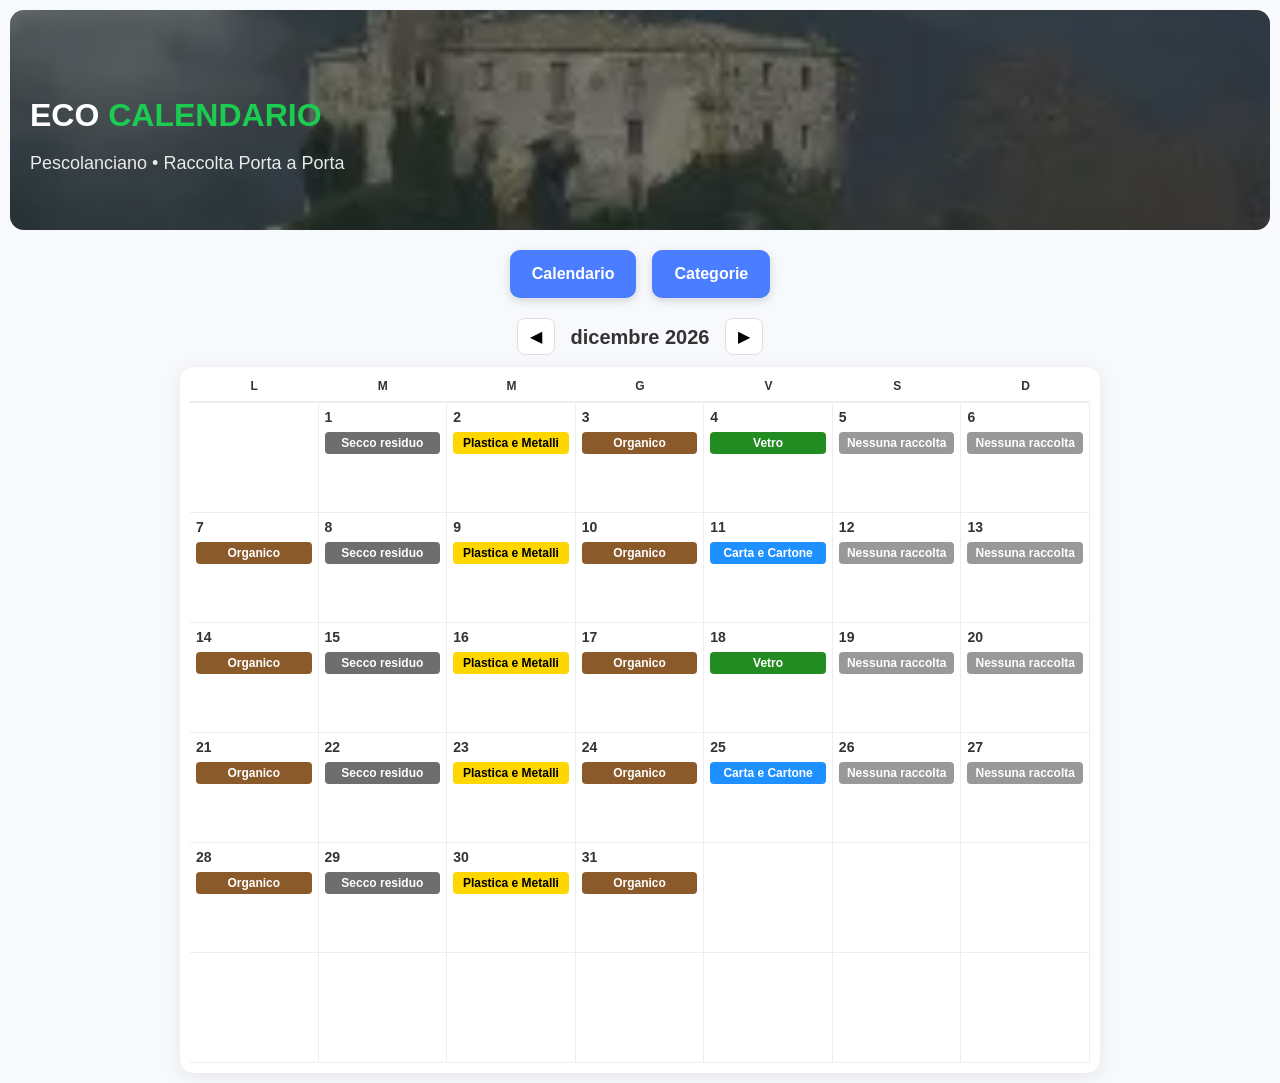
<file: index.html>
<!DOCTYPE html>
<html lang="it">
<head>
    <meta charset="UTF-8">
    <meta name="viewport" content="width=device-width, initial-scale=1.0">
    <title>Calendario Raccolta Rifiuti</title>
    <link rel="stylesheet" href="style.css">
</head>
<body>
    
    <div class="hero">
        <div class="hero-overlay"></div>
        <h1 class="hero-title">
            <span class="hero-eco">ECO</span>
            <span class="hero-calendar">CALENDARIO</span>
        </h1>
        <p class="hero-subtitle">Pescolanciano • Raccolta Porta a Porta</p>
    </div>

    <nav class="main-nav">
        <a href="index.html" class="nav-btn">Calendario</a>
        <a href="categorie.html" class="nav-btn">Categorie</a>
    </nav>

    <div class="header">
        <button id="prev">◀</button>
        <h1 id="month-year"></h1>
        <button id="next">▶</button>
    </div>

    <div class="calendar">
        <div class="weekdays">
            <div>L</div>
            <div>M</div>
            <div>M</div>
            <div>G</div>
            <div>V</div>
            <div>S</div>
            <div>D</div>
        </div>
        <div id="days" class="days"></div>
    </div>

    <script src="script.js"></script>
</body>
</html>
</file>
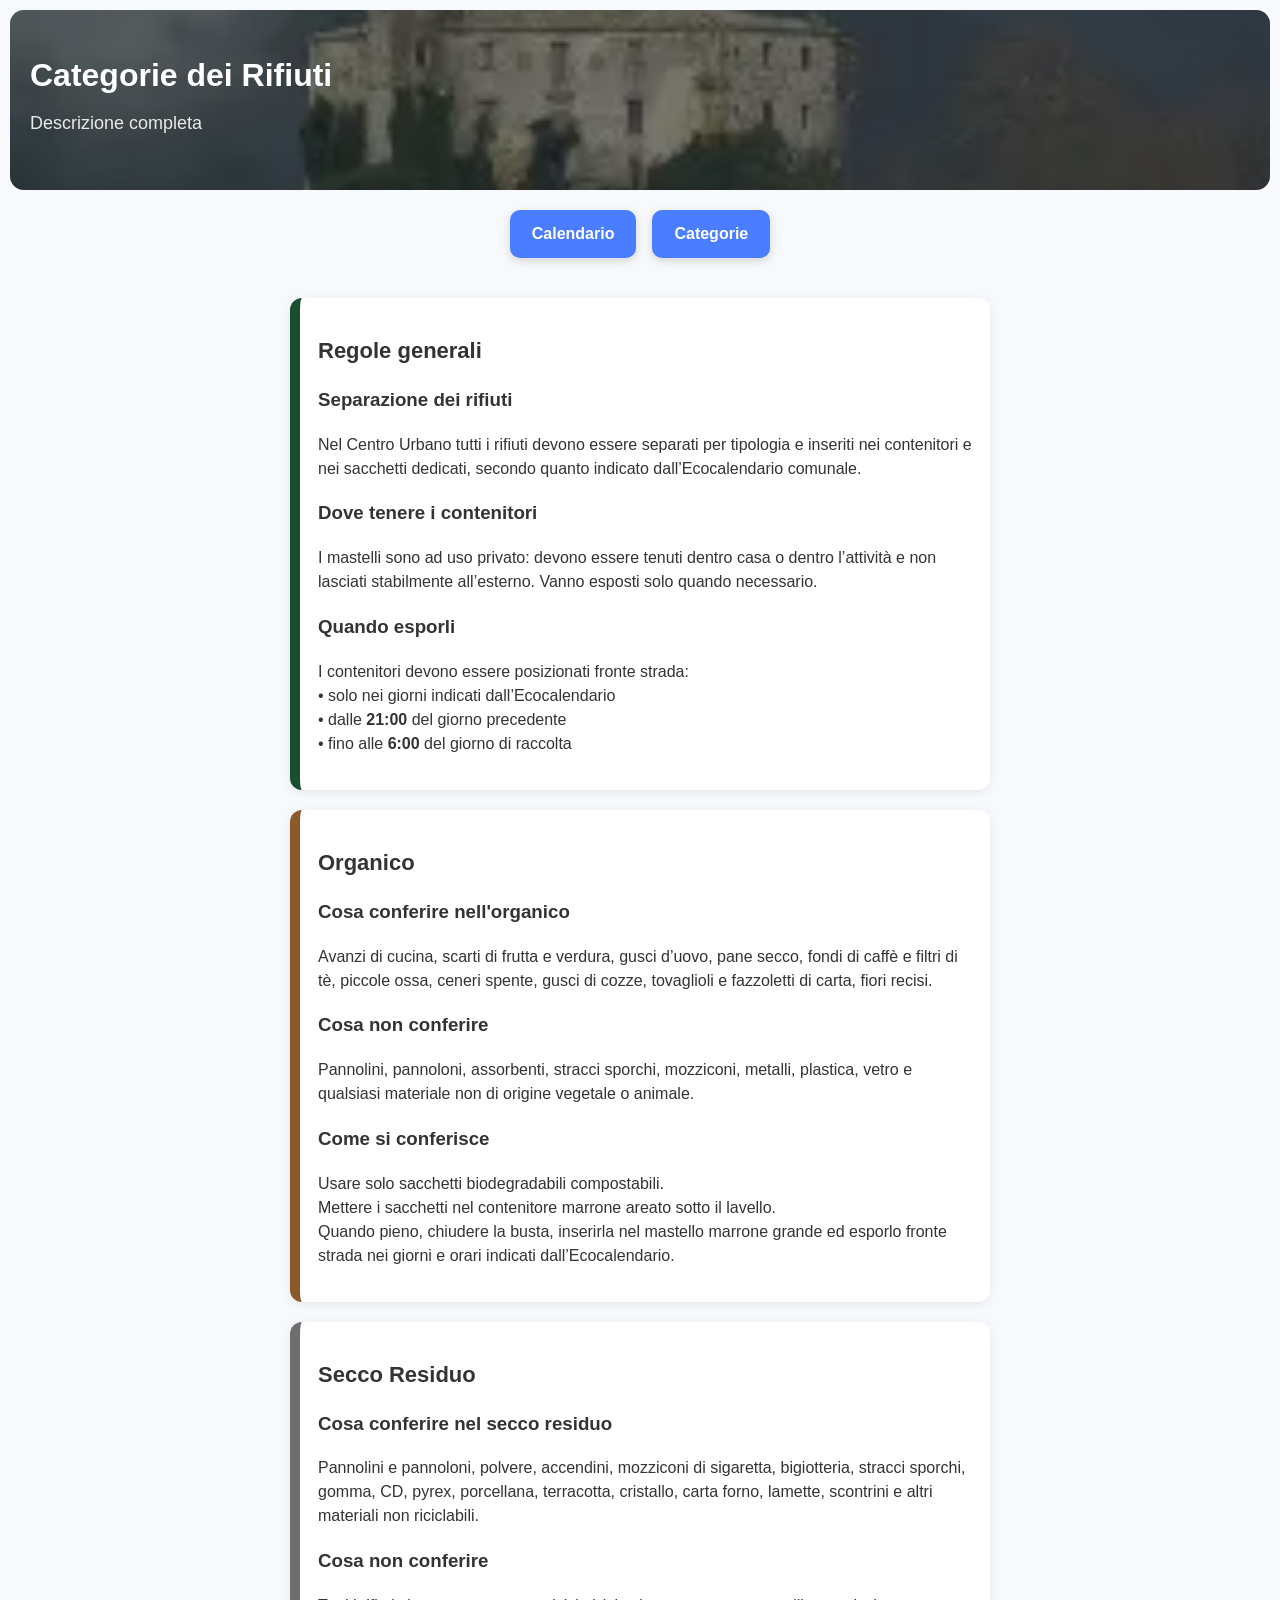
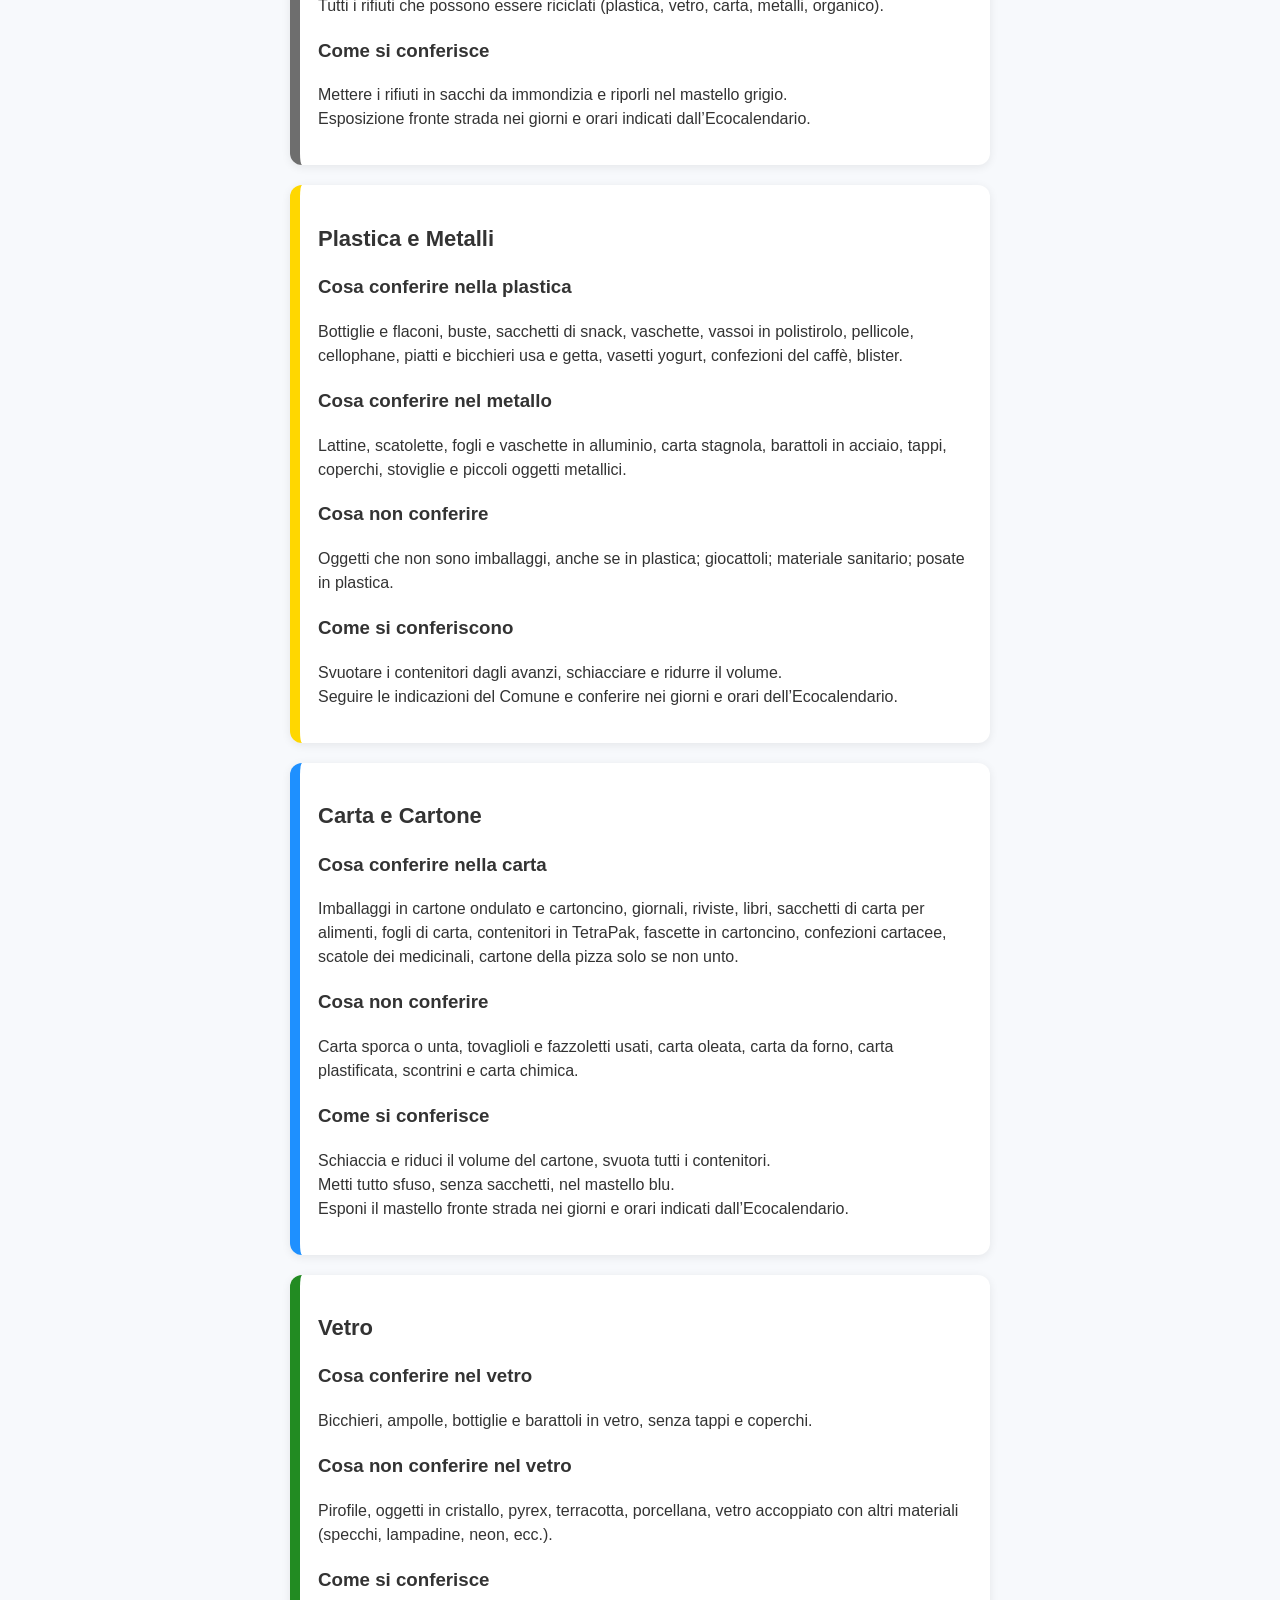
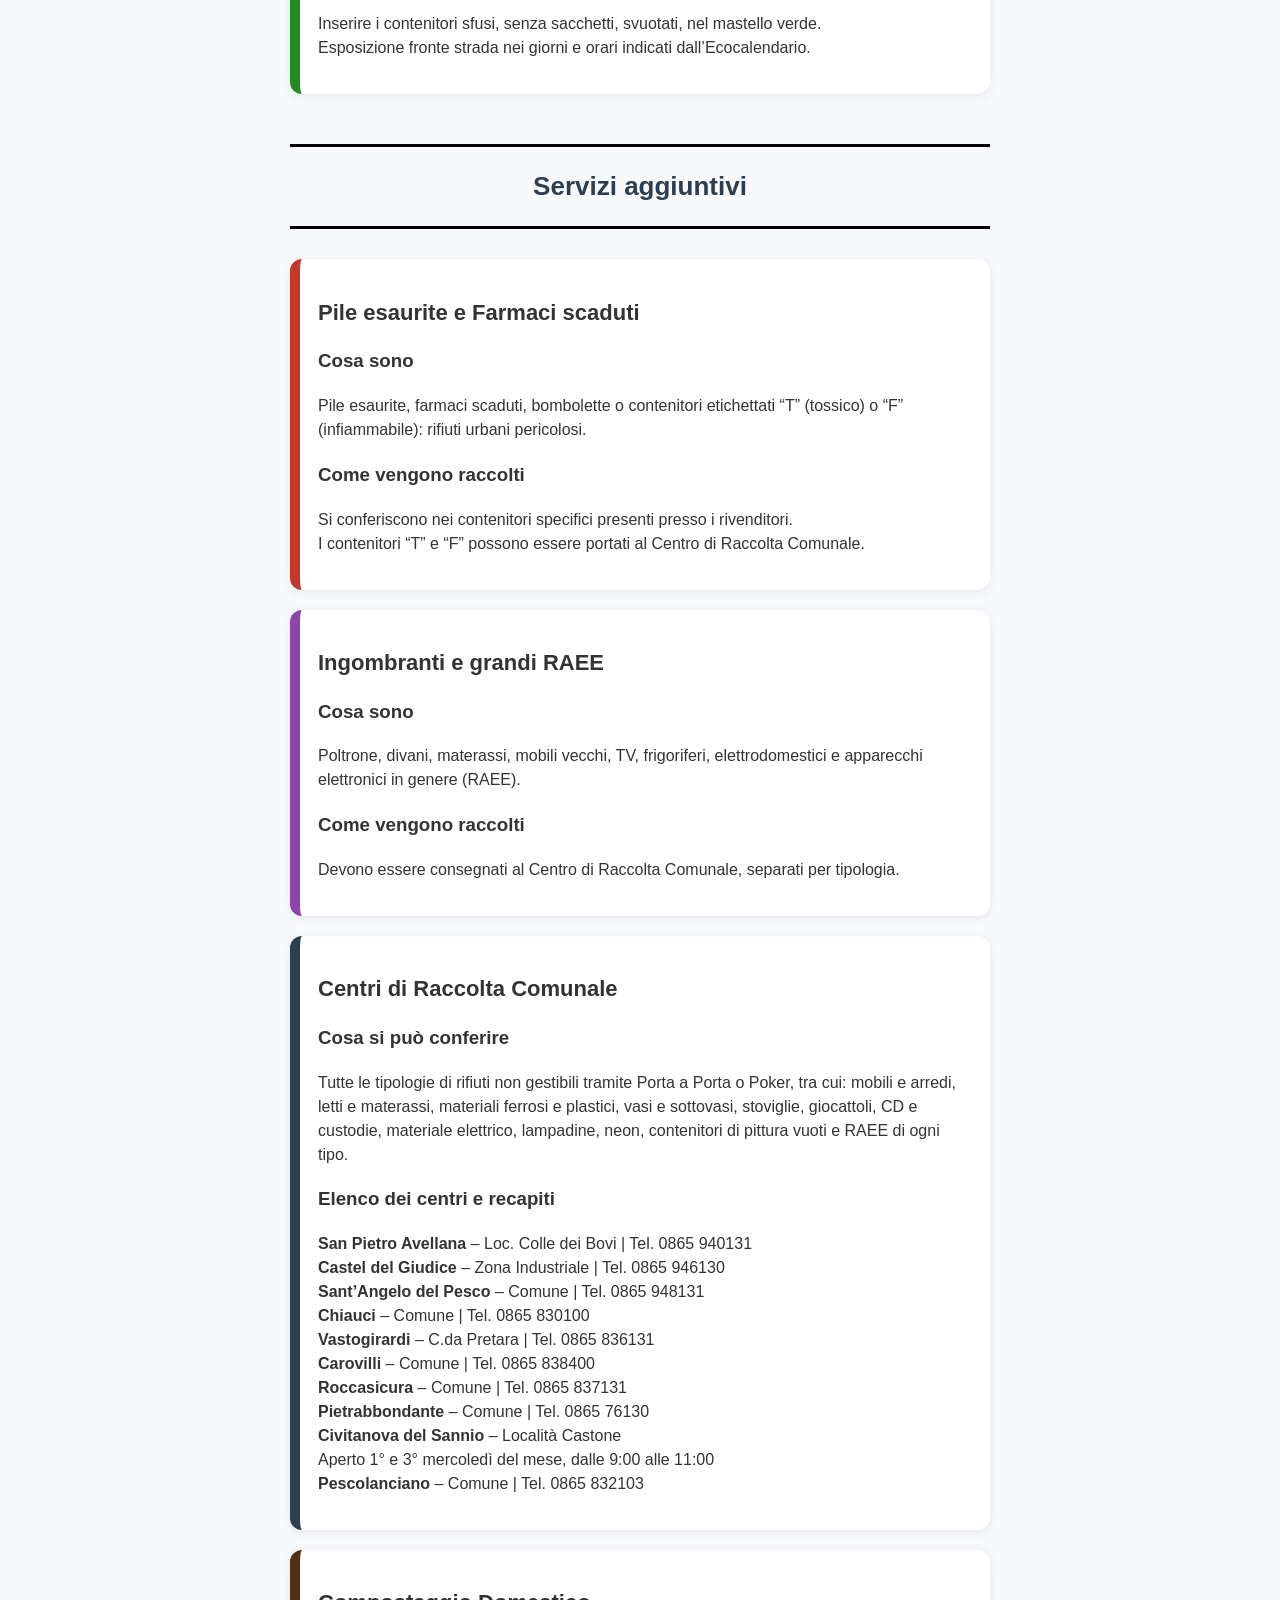
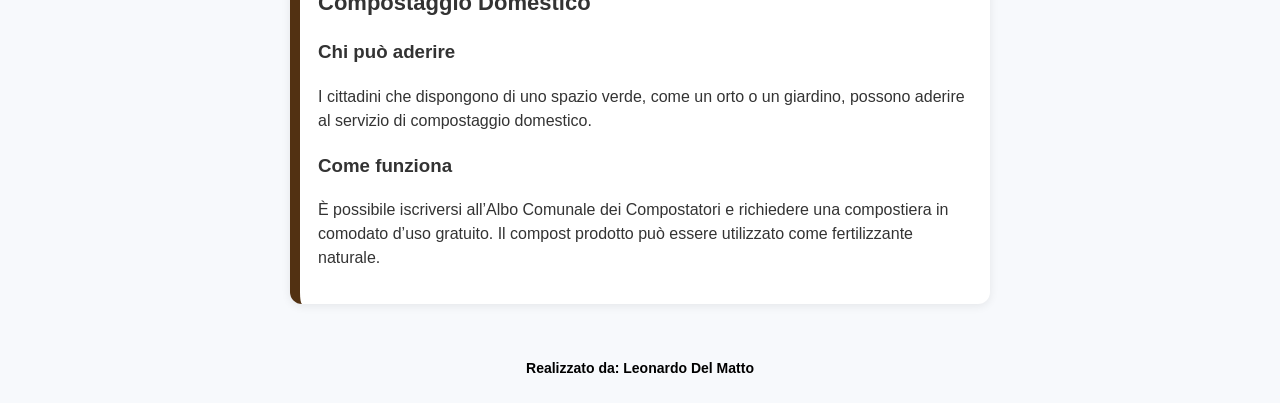
<file: categorie.html>
<!DOCTYPE html>
<html lang="it">
<head>
    <meta charset="UTF-8">
    <meta name="viewport" content="width=device-width, initial-scale=1.0">
    <title>Categorie Rifiuti</title>
    <link rel="stylesheet" href="style.css">
</head>
<body>

    <div class="hero small-hero">
        <div class="hero-overlay"></div>
            <h1 class="hero-title">Categorie dei Rifiuti</h1>
            <p class="hero-subtitle">Descrizione completa</p>
    </div>

    <nav class="main-nav">
        <a href="index.html" class="nav-btn">Calendario</a>
        <a href="categorie.html" class="nav-btn">Categorie</a>
    </nav>

    <div class="categories">

        <section id="regole" class="cat-box regole-bg">
            <h2>Regole generali</h2>

            <h3>Separazione dei rifiuti</h3>
            <p>
                Nel Centro Urbano tutti i rifiuti devono essere separati per tipologia e inseriti nei contenitori e
                nei sacchetti dedicati, secondo quanto indicato dall’Ecocalendario comunale.
            </p>

            <h3>Dove tenere i contenitori</h3>
            <p>
                I mastelli sono ad uso privato: devono essere tenuti dentro casa o dentro l’attività e non lasciati
                stabilmente all’esterno. Vanno esposti solo quando necessario.
            </p>

            <h3>Quando esporli</h3>
            <p>
                I contenitori devono essere posizionati fronte strada:
                <br>• solo nei giorni indicati dall’Ecocalendario
                <br>• dalle <strong>21:00</strong> del giorno precedente
                <br>• fino alle <strong>6:00</strong> del giorno di raccolta
            </p>
        </section>

        <section id="organico" class="cat-box organico-bg">
            <h2>Organico</h2>

            <h3>Cosa conferire nell'organico</h3>
            <p>
                Avanzi di cucina, scarti di frutta e verdura, gusci d’uovo, pane secco, fondi di caffè e filtri di tè,
                piccole ossa, ceneri spente, gusci di cozze, tovaglioli e fazzoletti di carta, fiori recisi.
            </p>

            <h3>Cosa non conferire</h3>
            <p>
                Pannolini, pannoloni, assorbenti, stracci sporchi, mozziconi, metalli, plastica, vetro e qualsiasi
                materiale non di origine vegetale o animale.
            </p>

            <h3>Come si conferisce</h3>
            <p>
                Usare solo sacchetti biodegradabili compostabili.<br>
                Mettere i sacchetti nel contenitore marrone areato sotto il lavello.<br>
                Quando pieno, chiudere la busta, inserirla nel mastello marrone grande ed esporlo fronte strada
                nei giorni e orari indicati dall’Ecocalendario.
            </p>

        </section>

        <section id="secco" class="cat-box secco-bg">
            <h2>Secco Residuo</h2>

            <h3>Cosa conferire nel secco residuo</h3>
            <p>
                Pannolini e pannoloni, polvere, accendini, mozziconi di sigaretta, bigiotteria, stracci sporchi,
                gomma, CD, pyrex, porcellana, terracotta, cristallo, carta forno, lamette, scontrini e altri
                materiali non riciclabili.
            </p>

            <h3>Cosa non conferire</h3>
            <p>
                Tutti i rifiuti che possono essere riciclati (plastica, vetro, carta, metalli, organico).
            </p>

            <h3>Come si conferisce</h3>
            <p>
                Mettere i rifiuti in sacchi da immondizia e riporli nel mastello grigio.<br>
                Esposizione fronte strada nei giorni e orari indicati dall’Ecocalendario.
            </p>
        </section>

        <section id="plastica" class="cat-box plastica-bg">
            <h2>Plastica e Metalli</h2>

            <h3>Cosa conferire nella plastica</h3>
            <p>
                Bottiglie e flaconi, buste, sacchetti di snack, vaschette, vassoi in polistirolo, pellicole,
                cellophane, piatti e bicchieri usa e getta, vasetti yogurt, confezioni del caffè, blister.
            </p>

            <h3>Cosa conferire nel metallo</h3>
            <p>
                Lattine, scatolette, fogli e vaschette in alluminio, carta stagnola, barattoli in acciaio,
                tappi, coperchi, stoviglie e piccoli oggetti metallici.
            </p>

            <h3>Cosa non conferire</h3>
            <p>
                Oggetti che non sono imballaggi, anche se in plastica; giocattoli; materiale sanitario;
                posate in plastica.
            </p>

            <h3>Come si conferiscono</h3>
            <p>
                Svuotare i contenitori dagli avanzi, schiacciare e ridurre il volume.<br>
                Seguire le indicazioni del Comune e conferire nei giorni e orari dell’Ecocalendario.
            </p>
        </section>

        <section id="carta" class="cat-box carta-bg">
            <h2>Carta e Cartone</h2>

            <h3>Cosa conferire nella carta</h3>
            <p>
                Imballaggi in cartone ondulato e cartoncino, giornali, riviste, libri, sacchetti di carta per alimenti,
                fogli di carta, contenitori in TetraPak, fascette in cartoncino, confezioni cartacee, scatole dei
                medicinali, cartone della pizza solo se non unto.
            </p>

            <h3>Cosa non conferire</h3>
            <p>
                Carta sporca o unta, tovaglioli e fazzoletti usati, carta oleata, carta da forno, carta plastificata,
                scontrini e carta chimica.
            </p>

            <h3>Come si conferisce</h3>
            <p>
                Schiaccia e riduci il volume del cartone, svuota tutti i contenitori.<br>
                Metti tutto sfuso, senza sacchetti, nel mastello blu.<br>
                Esponi il mastello fronte strada nei giorni e orari indicati dall’Ecocalendario.
            </p>
        </section>

        <section id="vetro" class="cat-box vetro-bg">
            <h2>Vetro</h2>

            <h3>Cosa conferire nel vetro</h3>
            <p>
                Bicchieri, ampolle, bottiglie e barattoli in vetro, senza tappi e coperchi.
            </p>

            <h3>Cosa non conferire nel vetro</h3>
            <p>
                Pirofile, oggetti in cristallo, pyrex, terracotta, porcellana, vetro accoppiato con altri materiali
                (specchi, lampadine, neon, ecc.).
            </p>

            <h3>Come si conferisce</h3>
            <p>
                Inserire i contenitori sfusi, senza sacchetti, svuotati, nel mastello verde.<br>
                Esposizione fronte strada nei giorni e orari indicati dall’Ecocalendario.
            </p>
        </section>

        <div class="servizi-divider">
            <h2>Servizi aggiuntivi</h2>
        </div>

        <section id="pericolosi" class="cat-box pericolosi-bg">
            <h2>Pile esaurite e Farmaci scaduti</h2>

            <h3>Cosa sono</h3>
            <p>
                Pile esaurite, farmaci scaduti, bombolette o contenitori etichettati “T” (tossico) o “F” (infiammabile):
                rifiuti urbani pericolosi.
            </p>

            <h3>Come vengono raccolti</h3>
            <p>
                Si conferiscono nei contenitori specifici presenti presso i rivenditori.<br>
                I contenitori “T” e “F” possono essere portati al Centro di Raccolta Comunale.
            </p>
        </section>

        <section id="ingombranti" class="cat-box ingombranti-bg">
            <h2>Ingombranti e grandi RAEE</h2>

            <h3>Cosa sono</h3>
            <p>
                Poltrone, divani, materassi, mobili vecchi, TV, frigoriferi, elettrodomestici e apparecchi elettronici
                in genere (RAEE).
            </p>

            <h3>Come vengono raccolti</h3>
            <p>
                Devono essere consegnati al Centro di Raccolta Comunale, separati per tipologia.
            </p>
        </section>

        <section id="centri-raccolta" class="cat-box centri-bg">
            <h2>Centri di Raccolta Comunale</h2>

            <h3>Cosa si può conferire</h3>
            <p>
                Tutte le tipologie di rifiuti non gestibili tramite Porta a Porta o Poker, tra cui:
                mobili e arredi, letti e materassi, materiali ferrosi e plastici, vasi e sottovasi,
                stoviglie, giocattoli, CD e custodie, materiale elettrico, lampadine, neon,
                contenitori di pittura vuoti e RAEE di ogni tipo.
            </p>

            <h3>Elenco dei centri e recapiti</h3>
            <p>
                <strong>San Pietro Avellana</strong> – Loc. Colle dei Bovi | Tel. 0865 940131<br>
                <strong>Castel del Giudice</strong> – Zona Industriale | Tel. 0865 946130<br>
                <strong>Sant’Angelo del Pesco</strong> – Comune | Tel. 0865 948131<br>
                <strong>Chiauci</strong> – Comune | Tel. 0865 830100<br>
                <strong>Vastogirardi</strong> – C.da Pretara | Tel. 0865 836131<br>
                <strong>Carovilli</strong> – Comune | Tel. 0865 838400<br>
                <strong>Roccasicura</strong> – Comune | Tel. 0865 837131<br>
                <strong>Pietrabbondante</strong> – Comune | Tel. 0865 76130<br>
                <strong>Civitanova del Sannio</strong> – Località Castone<br>
                Aperto 1° e 3° mercoledì del mese, dalle 9:00 alle 11:00<br>
                <strong>Pescolanciano</strong> – Comune | Tel. 0865 832103
            </p>
        </section>

        <section id="compostaggio" class="cat-box compostaggio-bg">
            <h2>Compostaggio Domestico</h2>

            <h3>Chi può aderire</h3>
            <p>
                I cittadini che dispongono di uno spazio verde, come un orto o un giardino, possono aderire al servizio
                di compostaggio domestico.
            </p>

            <h3>Come funziona</h3>
            <p>
                È possibile iscriversi all’Albo Comunale dei Compostatori e richiedere una compostiera in comodato
                d’uso gratuito. Il compost prodotto può essere utilizzato come fertilizzante naturale.
            </p>
        </section>

    </div>
    
        <div class="credits">
            <p>Realizzato da: Leonardo Del Matto</p>
        </div>

</body>
</html>
</file>
<file: style.css>
body {
    font-family: 'Inter', Arial, sans-serif;
    background: #f7f9fc;
    margin: 0;
    padding: 10px;
    color: #333;
    line-height: 1.5;
}

.hero {
    position: relative;
    width: 100%;
    height: 220px;
    background-image: url('images/castle.jpg'); 
    background-size: cover;
    background-position: center;
    border-radius: 14px;
    overflow: hidden;
    margin-bottom: 20px;
}

.small-hero {
    height: 180px;
}

.hero-overlay {
    position: absolute;
    inset: 0;
    background: rgba(0,0,0,0.45);
}

.hero-title {
    position: absolute;
    bottom: 70px;
    left: 20px;
    color: #ffffff;
    font-size: 32px;
    font-weight: 800;
}

.hero-eco {
    color: #ffffff;
}
.hero-calendar {
    color: #1acc50;
}
.hero-subtitle {
    position: absolute;
    bottom: 35px;
    left: 20px;
    color: #eaeaea;
    font-size: 18px;
    font-weight: 400;
}

.main-nav {
    display: flex;
    justify-content: center;
    flex-wrap: wrap;
    gap: 16px;
    margin: 20px 0;
}

.nav-btn {
    background: #4a7dff;
    color: white;
    padding: 12px 22px;
    border-radius: 10px;
    font-size: 16px;
    font-weight: 600;
    text-decoration: none;
    box-shadow: 0 3px 10px rgba(0,0,0,0.15);
    transition: 0.2s;
    text-align: center;
}

.nav-btn:hover {
    background: #3a6ae0;
}

.nav-btn:active {
    background: #335dcc;
}

.header {
    display: flex;
    justify-content: center;
    align-items: center;
    gap: 16px;
    margin-bottom: 12px;
}

.header h1 {
    font-size: 20px;
    font-weight: 600;
    margin: 0;
}

.header button {
    padding: 8px 12px;
    font-size: 16px;
    cursor: pointer;
    background: #fff;
    border: 1px solid #ddd;
    border-radius: 8px;
    transition: 0.2s;
}

.header button:hover {
    background: #f0f0f0;
}

.calendar {
    width: min(100%, 900px);
    max-width: 900px;
    margin: 0 auto;
    background: white;
    padding: 10px;
    border-radius: 14px;
    box-shadow: 0 4px 20px rgba(0,0,0,0.08);
    overflow: hidden;
}

.weekdays {
    display: grid;
    grid-template-columns: repeat(7, minmax(0, 1fr));
    font-weight: 600;
    text-align: center;
    padding-bottom: 6px;
    border-bottom: 2px solid #eee;
    font-size: 12px;
}

.days {
    display: grid;
    grid-template-columns: repeat(7, minmax(0, 1fr));
}

.day {
    min-height: clamp(78px, 9vw, 110px);
    border-right: 1px solid #eee;
    border-bottom: 1px solid #eee;
    padding: 6px;
    position: relative;
    transition: 0.2s;
    font-size: 13px;
    box-sizing: border-box;
    display: flex;
    flex-direction: column;
    align-items: flex-start;
    justify-content: flex-start;
    overflow: hidden;
}

.day:hover {
    background: #f4f7ff;
}

.day-number {
    font-size: 14px;
    font-weight: 600;
    line-height: 1.2;
}

.day.today {
    background: #e8f0ff;
    border: 2px solid #4a7dff;
}

.badge {
    margin-top: 6px;
    padding: 4px 6px;
    border-radius: 6px;
    font-size: clamp(9px, 1.25vw, 12px);
    font-weight: 600;
    display: inline-block;
    width: 100%;
    max-width: 100%;
    color: white;
    text-align: center;
    text-decoration: none;
    line-height: 1.2;
    white-space: normal;
    overflow-wrap: anywhere;
    word-break: break-word;
    box-sizing: border-box;
}

.organico { background: #8B5A2B; }
.secco { background: #6E6E6E; }
.plastica { background: #FFD700; color: black; }
.carta { background: #1E90FF; }
.vetro { background: #228B22; }
.nessuno { background: #999; }

.categories {
    max-width: 700px;
    margin: 0 auto;
    padding: 20px;
}

.cat-box {
    background: white;
    padding: 18px;
    border-radius: 12px;
    box-shadow: 0 2px 10px rgba(0,0,0,0.08);
    margin-bottom: 20px;
    border-left: 10px solid transparent;
}

.cat-box h2 {
    font-size: 22px;
    margin-bottom: 10px;
    font-weight: 700;
}

.cat-box p {
    font-size: 16px;
    line-height: 1.5;
}

.regole-bg { border-color: #18502f; }
.organico-bg { border-color: #8B5A2B; }
.secco-bg { border-color: #6E6E6E; }
.plastica-bg { border-color: #FFD700; }
.carta-bg { border-color: #1E90FF; }
.vetro-bg { border-color: #228B22; }

.servizi-divider {
    margin: 50px 0 30px 0;
    padding: 20px 0;
    border-top: 3px solid #000000;
    border-bottom: 3px solid #000000;
    text-align: center;
}

.servizi-divider h2 {
    margin: 0;
    font-size: 26px;
    color: #2C3E50;
}

.pericolosi-bg {border-color: #C0392B;}
.ingombranti-bg {border-color: #8E44AD;}
.centri-bg {border-color: #2C3E50;}
.compostaggio-bg {border-color: #523112;}

.cat-box h4 {
    font-size: 16px;
    margin-top: 10px;
    margin-bottom: 4px;
    font-weight: 600;
    color: #555;
}

.credits {
    text-align: center;
    margin-top: 0px;
    padding: 0px 0;
    font-size: 14px;
    color: #000000;
    font-weight: 600;
}

@media (max-width: 700px) {
    .header {
        flex-wrap: wrap;
        gap: 10px;
    }

    .calendar {
        padding: 6px;
        border-radius: 10px;
    }

    .weekdays div {
        font-size: 10px;
        padding: 5px 0;
    }

    .day {
        min-height: 72px;
        padding: 5px;
        border-radius: 6px;
    }

    .day-number {
        font-size: 13px;
    }

    .badge {
        font-size: 9px;
        padding: 3px 4px;
        margin-top: 6px;
        line-height: 1.25;
        border-radius: 5px;
    }
}

@media (max-width: 480px) {

    .nav-btn {
        padding: 10px 18px;
        font-size: 15px;
    }

    body {
        padding: 6px;
    }

    .header h1 {
        font-size: 18px;
        margin-bottom: 10px;
    }

    .header button {
        padding: 6px 10px;
        font-size: 14px;
    }

    .days {
        gap: 0;
    }

    .day {
        min-height: 64px;
        padding: 4px 3px;
        font-size: 12px;
    }

    .day-number {
        font-size: 12px;
        margin-bottom: 2px;
    }

    .day p {
        margin-top: 5px;
        font-size: 11px;
    }

    .badge {
        font-size: 8.5px;
        padding: 3px 4px;
        margin-top: 4px;
        line-height: 1.2;
        border-radius: 4px;
    }

    .hero {
        height: 170px;
        border-radius: 10px;
    }

    .hero-title {
        font-size: 26px;
        bottom: 55px;
    }

    .hero-subtitle {
        font-size: 15px;
        bottom: 25px;
    }
}
</file>
